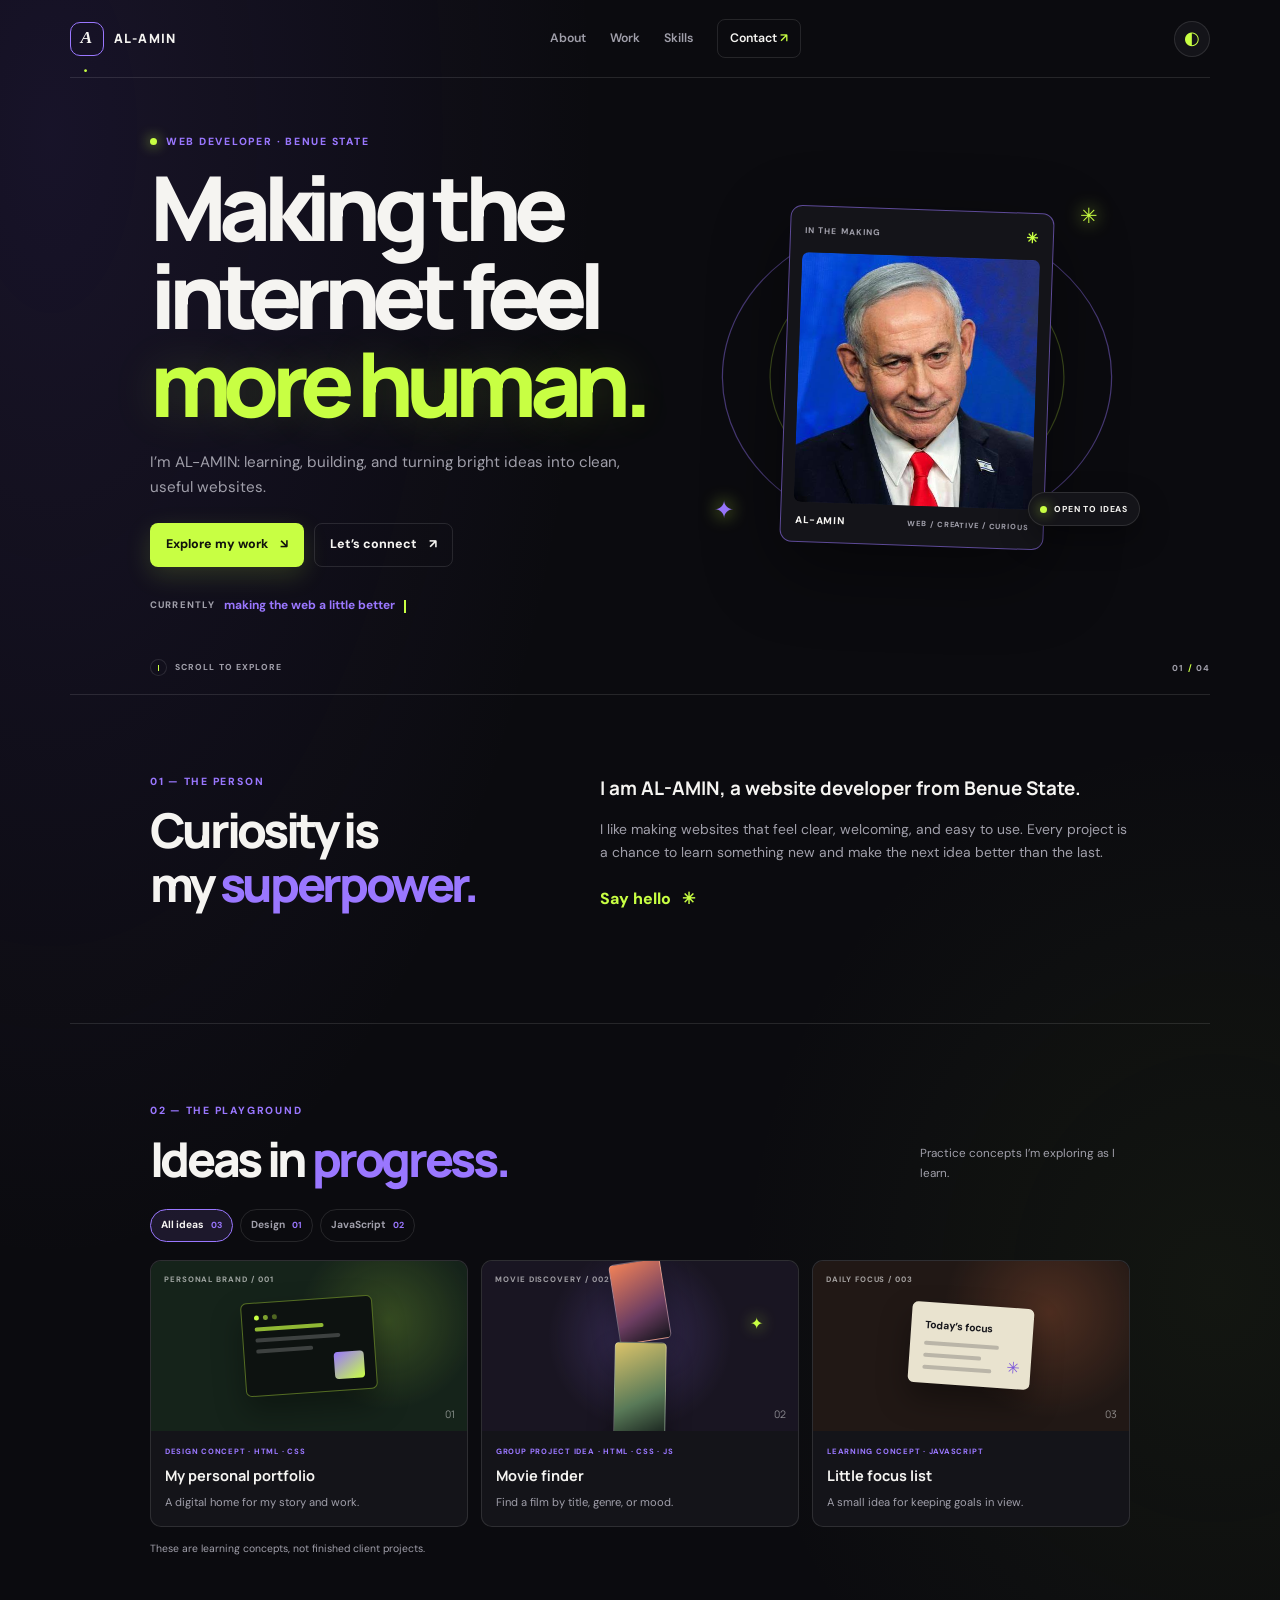
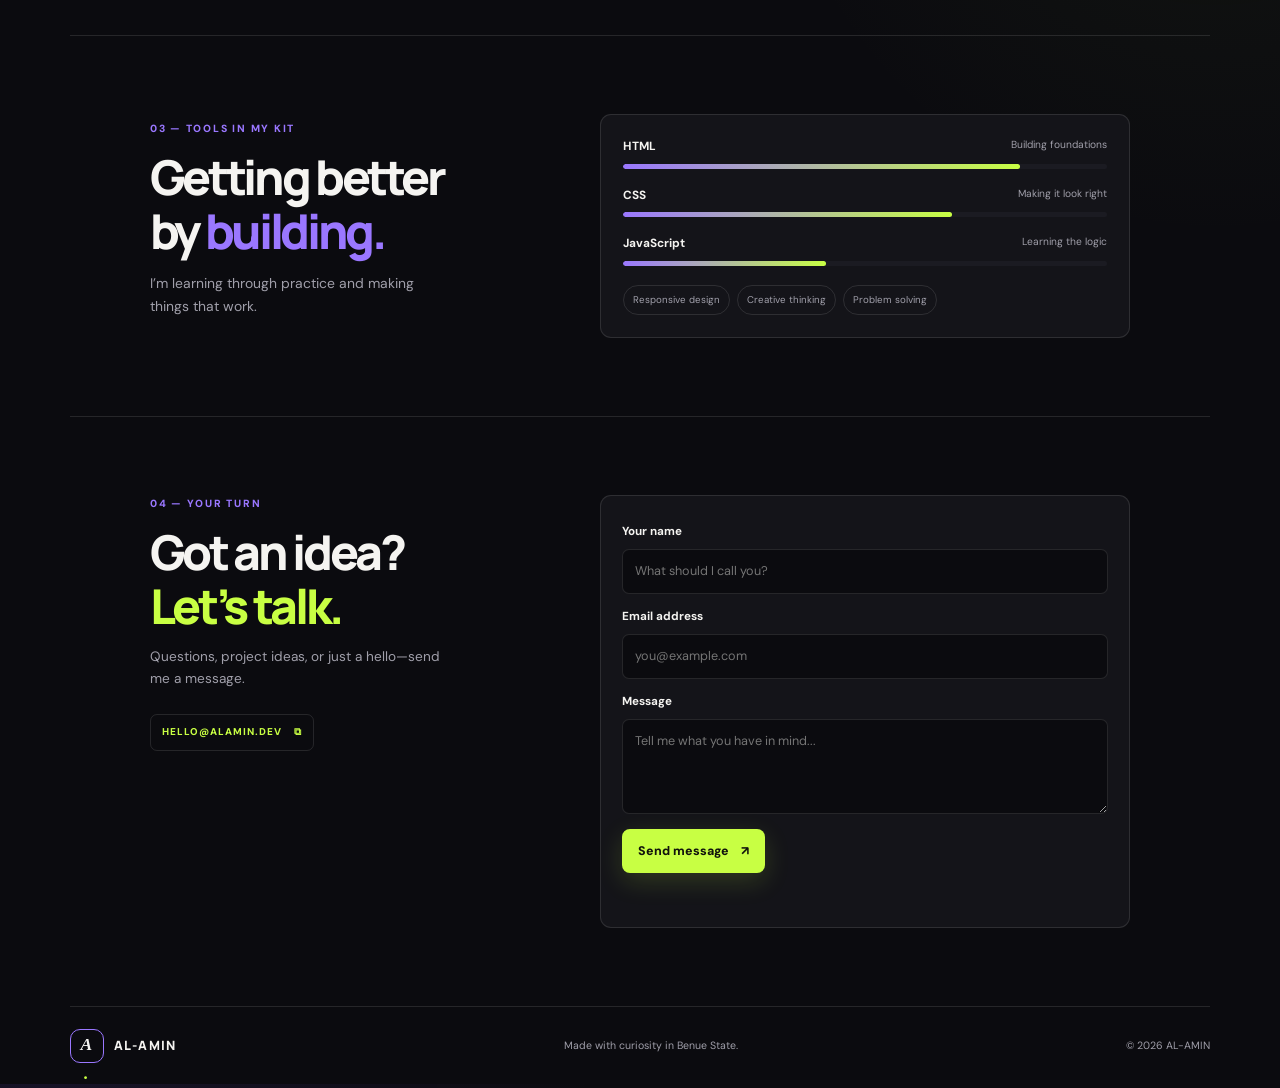
<file: alamin.dbex.assignment/index.html>
<!DOCTYPE html>
<html lang="en" data-theme="dark">
<head>
  <meta charset="UTF-8">
  <meta name="viewport" content="width=device-width, initial-scale=1">
  <meta name="theme-color" content="#0b0b0f">
  <title>AL-AMIN — Web Developer</title>
  <link rel="stylesheet" href="style.css">
  <script src="script.js" defer></script>
</head>
<body>
  <header class="header">
    <a class="brand" href="#home" aria-label="AL-AMIN home">
      <span class="brand-icon">A<span>.</span></span>
      <span>AL-AMIN</span>
    </a>

    <nav aria-label="Main navigation">
      <a href="#about">About</a>
      <a href="#work">Work</a>
      <a href="#skills">Skills</a>
      <a class="nav-contact" href="#contact">Contact <span>↗</span></a>
    </nav>

    <button id="theme-toggle" class="theme-toggle" type="button" aria-label="Switch to light theme">
      <span id="theme-icon" aria-hidden="true">◐</span>
    </button>
  </header>

  <main>
    <section class="hero" id="home">
      <div class="hero-copy">
        <p class="eyebrow"><span class="pulse"></span> WEB DEVELOPER · BENUE STATE</p>
        <h1>Making the<br>internet feel<br><span class="hero-accent">more human.</span></h1>
        <p class="hero-description">
          I’m AL-AMIN: learning, building, and turning bright ideas into
          clean, useful websites.
        </p>

        <div class="hero-actions">
          <a class="button button-lime" href="#work">Explore my work <span>↘</span></a>
          <a class="button button-quiet" href="#contact">Let’s connect <span>↗</span></a>
        </div>

        <div class="now-line">
          <span class="now-label">CURRENTLY</span>
          <span id="changing-role">making the web a little better</span>
          <i aria-hidden="true"></i>
        </div>
      </div>

      <div class="hero-art">
        <div class="art-ring ring-one"></div>
        <div class="art-ring ring-two"></div>
        <div class="art-card">
          <div class="art-card-top"><span>IN THE MAKING</span><span>✳</span></div>
          <img class="profile-photo" src="profile.jpg" alt="Portrait of AL-AMIN">
          <div class="art-card-bottom">
            <span>AL-AMIN</span>
            <span>WEB / CREATIVE / CURIOUS</span>
          </div>
        </div>
        <span class="floating-tag"><b></b> OPEN TO IDEAS</span>
        <span class="art-cross cross-one">✳</span>
        <span class="art-cross cross-two">✦</span>
      </div>

      <a class="scroll-cue" href="#about"><span></span> SCROLL TO EXPLORE</a>
      <span class="hero-index">01 <i>/</i> 04</span>
    </section>

    <section class="about section" id="about">
      <div class="section-intro">
        <p class="eyebrow">01 — THE PERSON</p>
        <h2>Curiosity is<br>my <span>superpower.</span></h2>
      </div>
      <div class="about-copy">
        <p id="subtitle" class="about-lead">
          I am AL-AMIN, a website developer from Benue State.
        </p>
        <p>
          I like making websites that feel clear, welcoming, and easy to use.
          Every project is a chance to learn something new and make the next
          idea better than the last.
        </p>
        <button id="about-button" class="text-button" type="button">
          Say hello <span>✳</span>
        </button>
        <p id="about-response" class="response" aria-live="polite"></p>
      </div>
    </section>

    <section class="work section" id="work">
      <div class="section-heading">
        <div>
          <p class="eyebrow">02 — THE PLAYGROUND</p>
          <h2>Ideas in <span>progress.</span></h2>
        </div>
        <p class="section-aside">Practice concepts I’m exploring as I learn.</p>
      </div>

      <div class="filter-bar" id="project-filters" aria-label="Filter projects">
        <button class="filter-chip active" type="button" data-filter="all">All ideas <span>03</span></button>
        <button class="filter-chip" type="button" data-filter="design">Design <span>01</span></button>
        <button class="filter-chip" type="button" data-filter="javascript">JavaScript <span>02</span></button>
      </div>

      <div class="project-grid">
        <button class="project-card project-green" type="button"
          data-project="portfolio" data-category="design"
          aria-label="More about the personal portfolio concept">
          <span class="project-art">
            <span class="project-label">PERSONAL BRAND / 001</span>
            <span class="browser-window">
              <i class="browser-dots"><b></b><b></b><b></b></i>
              <i class="browser-title"></i><i class="browser-line"></i><i class="browser-line short"></i>
              <i class="browser-image"></i>
            </span>
            <span class="project-art-index">01</span>
          </span>
          <span class="project-info">
            <span class="project-type">DESIGN CONCEPT · HTML · CSS</span>
            <strong>My personal portfolio</strong>
            <span>A digital home for my story and work.</span>
          </span>
          <span class="project-arrow">↗</span>
        </button>

        <button class="project-card project-purple" type="button"
          data-project="movie" data-category="javascript"
          aria-label="More about the movie finder concept">
          <span class="project-art">
            <span class="project-label">MOVIE DISCOVERY / 002</span>
            <span class="movie-poster poster-a"></span>
            <span class="movie-poster poster-b"></span>
            <span class="movie-poster poster-c"></span>
            <span class="poster-spark">✦</span>
            <span class="project-art-index">02</span>
          </span>
          <span class="project-info">
            <span class="project-type">GROUP PROJECT IDEA · HTML · CSS · JS</span>
            <strong>Movie finder</strong>
            <span>Find a film by title, genre, or mood.</span>
          </span>
          <span class="project-arrow">↗</span>
        </button>

        <button class="project-card project-orange" type="button"
          data-project="focus" data-category="javascript"
          aria-label="More about the focus list concept">
          <span class="project-art">
            <span class="project-label">DAILY FOCUS / 003</span>
            <span class="focus-note">
              <b>Today’s focus</b><i></i><i></i><i></i><em>✳</em>
            </span>
            <span class="project-art-index">03</span>
          </span>
          <span class="project-info">
            <span class="project-type">LEARNING CONCEPT · JAVASCRIPT</span>
            <strong>Little focus list</strong>
            <span>A small idea for keeping goals in view.</span>
          </span>
          <span class="project-arrow">↗</span>
        </button>
      </div>
      <p class="project-note">These are learning concepts, not finished client projects.</p>
    </section>

    <section class="skills section" id="skills">
      <div class="section-intro">
        <p class="eyebrow">03 — TOOLS IN MY KIT</p>
        <h2>Getting better<br>by <span>building.</span></h2>
        <p class="skills-blurb">I’m learning through practice and making things that work.</p>
      </div>

      <div class="skills-panel">
        <div class="skill-row">
          <div class="skill-label"><b>HTML</b><span>Building foundations</span></div>
          <div class="skill-track"><i data-width="82%"></i></div>
        </div>
        <div class="skill-row">
          <div class="skill-label"><b>CSS</b><span>Making it look right</span></div>
          <div class="skill-track"><i data-width="68%"></i></div>
        </div>
        <div class="skill-row">
          <div class="skill-label"><b>JavaScript</b><span>Learning the logic</span></div>
          <div class="skill-track"><i data-width="42%"></i></div>
        </div>
        <div class="skill-tags">
          <span>Responsive design</span>
          <span>Creative thinking</span>
          <span>Problem solving</span>
        </div>
      </div>
    </section>

    <section class="contact section" id="contact">
      <div class="contact-copy">
        <p class="eyebrow">04 — YOUR TURN</p>
        <h2>Got an idea?<br><span>Let’s talk.</span></h2>
        <p>Questions, project ideas, or just a hello—send me a message.</p>
        <button id="copy-email" class="email-copy" type="button">
          <span>HELLO@ALAMIN.DEV</span><b aria-hidden="true">⧉</b>
        </button>
      </div>

      <form id="contact-form" class="contact-form">
        <label for="name">Your name</label>
        <input id="name" name="name" type="text" placeholder="What should I call you?" required>

        <label for="email">Email address</label>
        <input id="email" name="email" type="email" placeholder="you@example.com" required>

        <label for="message">Message</label>
        <textarea id="message" name="message" placeholder="Tell me what you have in mind..." required></textarea>

        <button class="button button-lime submit-button" type="submit">Send message <span>↗</span></button>
        <p id="form-response" class="response" aria-live="polite"></p>
      </form>
    </section>
  </main>

  <footer class="footer">
    <a class="brand" href="#home"><span class="brand-icon">A<span>.</span></span><span>AL-AMIN</span></a>
    <p>Made with curiosity in Benue State.</p>
    <span>© 2026 AL-AMIN</span>
  </footer>

  <dialog id="project-dialog" class="project-dialog">
    <button id="close-dialog" class="close-dialog" type="button" aria-label="Close">×</button>
    <div id="dialog-content"></div>
  </dialog>

  <div id="toast" class="toast" role="status" aria-live="polite"></div>
  <button id="back-to-top" class="back-to-top" type="button" aria-label="Back to top">↑</button>
</body>
</html>
</file>
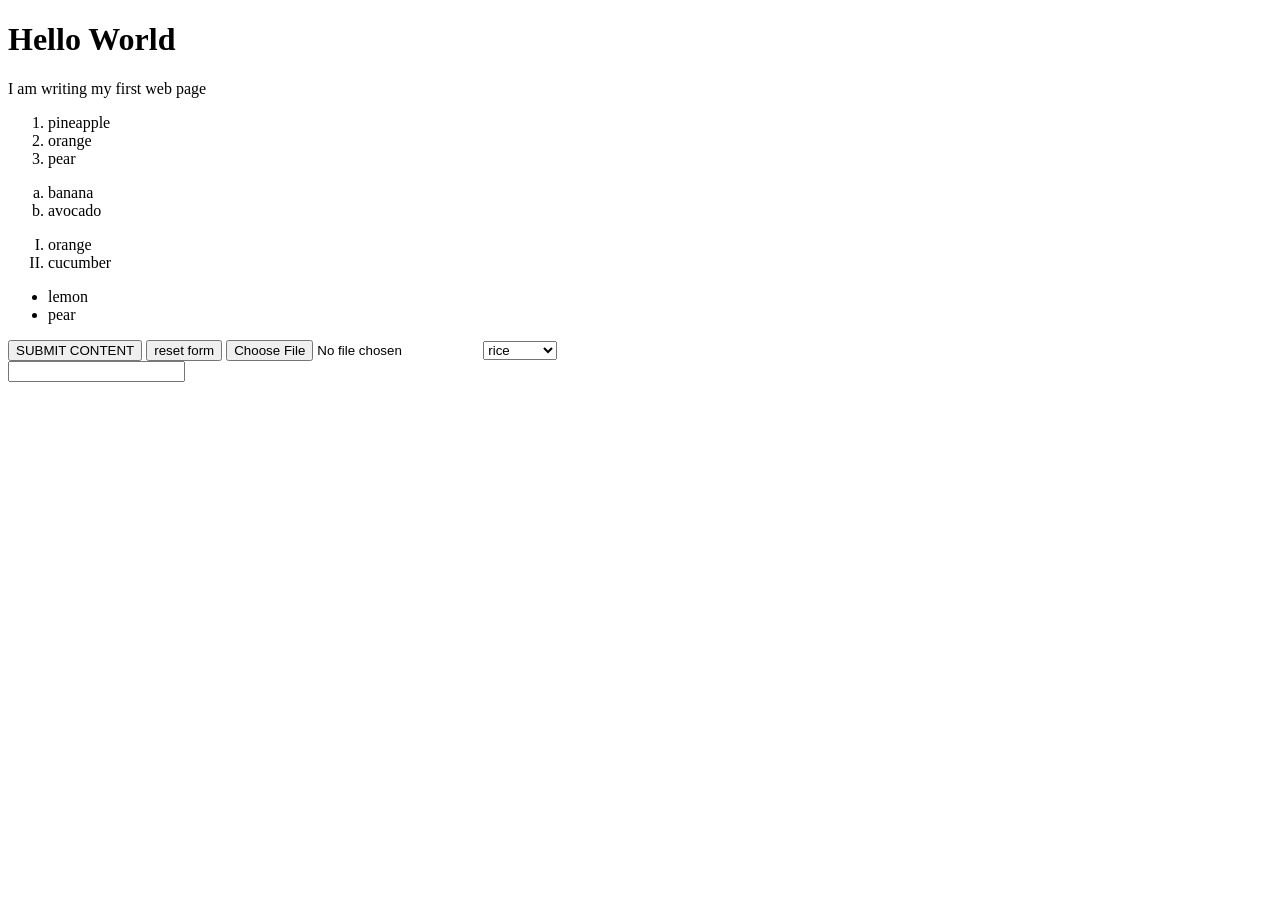
<file: alaminDBEX26.html>
<!DOCTYPE html>
<html>
    <head>
        <title>My first HTML page</title>
    </head>
    <body>
        <h1>Hello World</h1>
        <p>I am writing my first web page</p>
    </body>
</html>
<ol>
    <li>pineapple</li>
    <li>orange</li>
    <li>pear</li>
</ol>
<ol type="a">
    <li> banana</li>
    <li>avocado</li>
</ol>
<ol type="I">
    <li>orange</li>
    <li>cucumber</li>
</ol>
<ul>
    <li>lemon</li>
    <li>pear</li>
</ul>
<input type="submit" value="SUBMIT CONTENT">
<input type="reset" value="reset form">
<input type="file" value="select file">
<select>
    <option> rice</option>
    <option>beans</option>
    <option>potatoes</option>
    <option>egg</option>
    <option>noodles</option>
</select>
<main>
    <section></section>
</main>
<input type="tel">
</file>
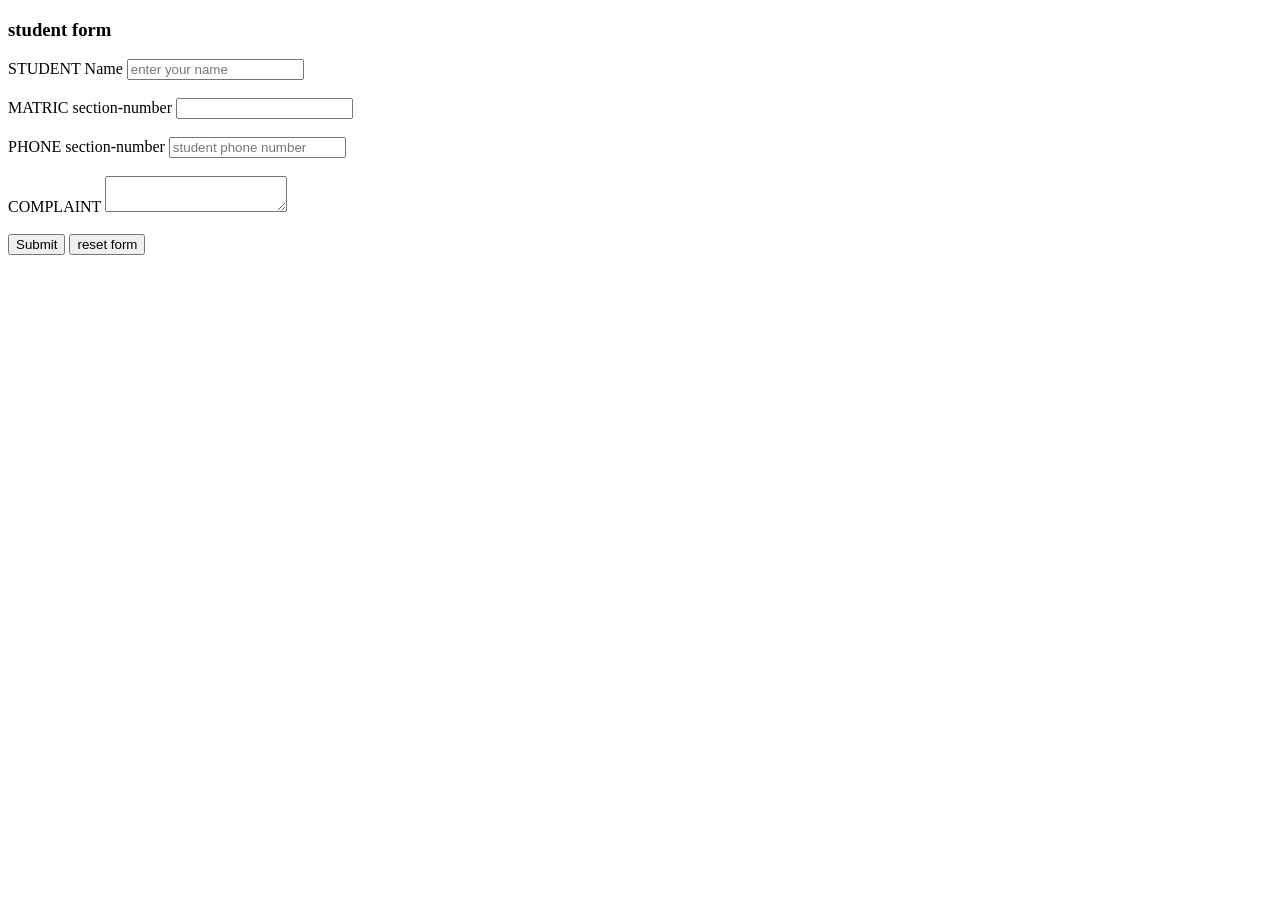
<file: student.html>
<!DOCTYPE html>
<html>
    <body>
        <form action="STUDENT">
            <h3>student form</h3>
            STUDENT Name
            <input type="text" placeholder="enter your name"><br><br>
            MATRIC section-number
            <input type="text"> <br><br>
            PHONE section-number
            <input type="text" name="phone number" placeholder="student phone number"> <br><br>
            COMPLAINT
            <textarea name="enter complaint" id=""></textarea> <br><br>
            <input type="submit" name="" id="submit"> 
            <input type="reset" value="reset form">
            

        </form>
    </body>
</html>
</file>
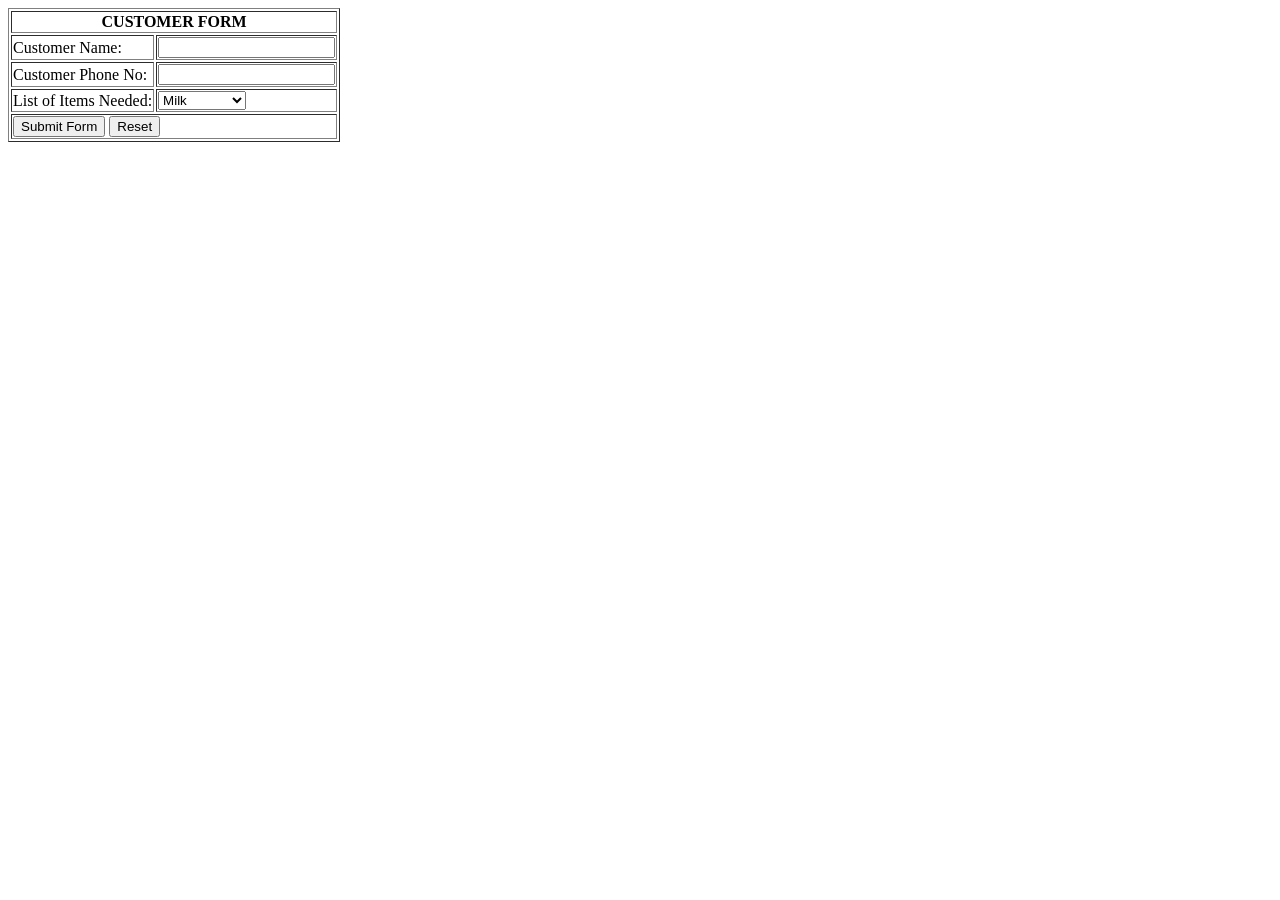
<file: table.html>
<!DOCTYPE html>
<html>
<head>
    <title>Customer Form</title>
</head>
<body>

    <form>
        <table border="1">
            <tr>
                <th colspan="12">CUSTOMER FORM</th>
            </tr>

            <tr>
                <td>Customer Name:</td>
                <td><input type="text" name="customer_name"></td>
            </tr>

            <tr>
                <td>Customer Phone No:</td>
                <td><input type="tel" name="phone"></td>
            </tr>

            <tr>
                <td>List of Items Needed:</td>
                <td>
                    <select name="item">
                        <option value="milk">Milk</option>
                        <option value="bread">Bread</option>
                        <option value="cookies">Cookies</option>
                        <option value="fruits">Fruits</option>
                        <option value="rice">Rice</option>
                        <option value="vegetables">Vegetables</option>
                        <option value="flour">Flour</option>
                    </select>
                </td>
            </tr>
            <tr>
                <td colspan="2">
                    <input type="submit" value="Submit Form">
                    <input type="reset" value="Reset">
                </td>
            </tr>
        </table>
    </form>
</body>
</html>
</file>
<file: alamin.dbex.assignment/style.css>
@import url("https://fonts.googleapis.com/css2?family=DM+Sans:wght@400;500;600;700&family=Manrope:wght@500;600;700;800&display=swap");

:root {
  color-scheme: dark;
  --bg: #0b0b0f;
  --panel: #141419;
  --panel-2: #1b1b22;
  --text: #f5f4f1;
  --muted: #a09faa;
  --lime: #c8ff43;
  --violet: #9a77ff;
  --line: rgba(255, 255, 255, 0.11);
  --width: 1140px;
}

html[data-theme="light"] {
  color-scheme: light;
  --bg: #f3f2ed;
  --panel: #fffefa;
  --panel-2: #ebeae3;
  --text: #16161d;
  --muted: #5d5d68;
  --lime: #609200;
  --violet: #6848d8;
  --line: rgba(20, 20, 30, 0.14);
}

* {
  box-sizing: border-box;
}

html {
  scroll-behavior: smooth;
  scroll-padding-top: 24px;
}

body {
  min-height: 100vh;
  margin: 0;
  overflow-x: hidden;
  background:
    radial-gradient(ellipse at 4% 5%, rgba(91, 63, 174, 0.16), transparent 34rem),
    radial-gradient(ellipse at 95% 48%, rgba(113, 153, 39, 0.08), transparent 30rem),
    var(--bg);
  color: var(--text);
  font-family: "DM Sans", Arial, sans-serif;
  line-height: 1.65;
  transition: background 220ms ease, color 220ms ease;
}

button,
input,
textarea {
  font: inherit;
}

.header,
main,
.footer {
  width: min(var(--width), calc(100% - 48px));
  margin-inline: auto;
}

.header {
  min-height: 78px;
  display: flex;
  align-items: center;
  justify-content: space-between;
  gap: 22px;
  border-bottom: 1px solid var(--line);
}

.brand {
  display: inline-flex;
  align-items: center;
  gap: 10px;
  color: var(--text);
  font-family: "Manrope", sans-serif;
  font-size: 0.8rem;
  font-weight: 800;
  letter-spacing: 0.11em;
  text-decoration: none;
}

.brand-icon {
  display: grid;
  width: 34px;
  height: 34px;
  place-items: center;
  border: 1px solid var(--violet);
  border-radius: 10px;
  color: var(--text);
  font-family: Georgia, serif;
  font-size: 1.1rem;
  font-style: italic;
}

.brand-icon span {
  color: var(--lime);
}

.header nav {
  display: flex;
  align-items: center;
  gap: 24px;
}

.header nav a {
  color: var(--muted);
  font-size: 0.77rem;
  font-weight: 600;
  text-decoration: none;
  transition: color 160ms ease;
}

.header nav a:hover {
  color: var(--lime);
}

.header nav .nav-contact {
  padding: 8px 12px;
  border: 1px solid var(--line);
  border-radius: 8px;
  color: var(--text);
}

.nav-contact span {
  color: var(--lime);
}

.theme-toggle {
  width: 36px;
  height: 36px;
  flex: 0 0 36px;
  border: 1px solid var(--line);
  border-radius: 50%;
  background: var(--panel);
  color: var(--lime);
  font-size: 1.1rem;
  cursor: pointer;
}

.hero {
  position: relative;
  display: grid;
  min-height: 600px;
  grid-template-columns: 1.1fr 0.9fr;
  align-items: center;
  gap: 34px;
  padding: 55px 7% 72px;
  border-bottom: 1px solid var(--line);
}

.hero-copy {
  position: relative;
  z-index: 1;
}

.eyebrow {
  margin: 0 0 13px;
  color: var(--violet);
  font-size: 0.65rem;
  font-weight: 800;
  letter-spacing: 0.17em;
}

.hero .eyebrow {
  display: flex;
  align-items: center;
  gap: 9px;
}

.pulse,
.floating-tag b {
  width: 7px;
  height: 7px;
  border-radius: 50%;
  background: var(--lime);
  box-shadow: 0 0 13px var(--lime);
}

h1,
h2,
h3 {
  font-family: "Manrope", sans-serif;
}

h1 {
  margin: 0;
  font-size: clamp(3.1rem, 7vw, 6rem);
  font-weight: 800;
  letter-spacing: -0.085em;
  line-height: 0.98;
}

.hero-accent {
  color: var(--lime);
  text-shadow: 0 0 45px rgba(200, 255, 67, 0.15);
}

.hero-description {
  max-width: 470px;
  margin: 23px 0;
  color: var(--muted);
  font-size: 0.95rem;
}

.hero-actions {
  display: flex;
  align-items: center;
  flex-wrap: wrap;
  gap: 10px;
}

.button {
  display: inline-flex;
  min-height: 44px;
  align-items: center;
  justify-content: center;
  gap: 12px;
  padding: 10px 15px;
  border: 1px solid transparent;
  border-radius: 8px;
  font-size: 0.78rem;
  font-weight: 800;
  text-decoration: none;
  cursor: pointer;
  transition: transform 160ms ease, box-shadow 160ms ease;
}

.button:hover {
  transform: translateY(-2px);
}

.button-lime {
  background: var(--lime);
  color: #11130c;
  box-shadow: 0 8px 26px rgba(200, 255, 67, 0.16);
}

.button-lime:hover {
  box-shadow: 0 12px 34px rgba(200, 255, 67, 0.28);
}

.button-quiet {
  border-color: var(--line);
  background: transparent;
  color: var(--text);
}

.button-quiet:hover {
  border-color: var(--violet);
}

.now-line {
  display: flex;
  align-items: center;
  gap: 9px;
  min-height: 31px;
  margin-top: 24px;
}

.now-label {
  color: var(--muted);
  font-size: 0.59rem;
  font-weight: 800;
  letter-spacing: 0.13em;
}

#changing-role {
  color: var(--violet);
  font-size: 0.75rem;
  font-weight: 700;
  transition: opacity 160ms ease;
}

#changing-role.fading {
  opacity: 0;
}

.now-line i {
  width: 2px;
  height: 13px;
  background: var(--lime);
  animation: blink 0.8s steps(2, start) infinite;
}

@keyframes blink {
  to { visibility: hidden; }
}

.hero-art {
  position: relative;
  min-height: 390px;
  display: grid;
  place-items: center;
}

.art-ring {
  position: absolute;
  width: 320px;
  height: 320px;
  border: 1px solid rgba(154, 119, 255, 0.42);
  border-radius: 50%;
}

.ring-one {
  transform: scaleX(1.22) rotate(-22deg);
}

.ring-two {
  width: 250px;
  height: 250px;
  border-color: rgba(200, 255, 67, 0.27);
  transform: scaleX(1.18) rotate(25deg);
}

.art-card {
  position: relative;
  z-index: 1;
  width: 264px;
  padding: 12px;
  transform: rotate(2deg);
  border: 1px solid rgba(154, 119, 255, 0.55);
  border-radius: 12px;
  background: var(--panel);
  box-shadow: 0 25px 75px rgba(0, 0, 0, 0.42);
}

.art-card-top,
.art-card-bottom {
  display: flex;
  align-items: center;
  justify-content: space-between;
}

.art-card-top {
  margin: 1px 2px 9px;
  color: var(--muted);
  font-size: 0.52rem;
  font-weight: 800;
  letter-spacing: 0.13em;
}

.art-card-top span:last-child {
  color: var(--lime);
  font-size: 0.9rem;
}

.profile-photo {
  display: block;
  width: 100%;
  height: 250px;
  object-fit: cover;
  object-position: center 35%;
  border-radius: 7px;
  background: var(--panel-2);
}

.art-card-bottom {
  padding: 10px 2px 1px;
  color: var(--text);
  font-size: 0.62rem;
  font-weight: 800;
  letter-spacing: 0.09em;
}

.art-card-bottom span:last-child {
  color: var(--muted);
  font-size: 0.47rem;
}

.floating-tag {
  position: absolute;
  z-index: 2;
  right: -10px;
  bottom: 46px;
  display: flex;
  align-items: center;
  gap: 7px;
  padding: 9px 11px;
  border: 1px solid var(--line);
  border-radius: 999px;
  background: var(--panel);
  color: var(--text);
  font-size: 0.54rem;
  font-weight: 800;
  letter-spacing: 0.1em;
  box-shadow: 0 12px 30px rgba(0, 0, 0, 0.35);
}

.art-cross {
  position: absolute;
  color: var(--lime);
  text-shadow: 0 0 18px var(--lime);
}

.cross-one {
  top: 17px;
  right: 32px;
  font-size: 1.3rem;
}

.cross-two {
  bottom: 43px;
  left: 10px;
  color: var(--violet);
  font-size: 1.5rem;
}

.scroll-cue,
.hero-index {
  position: absolute;
  bottom: 18px;
  color: var(--muted);
  font-size: 0.54rem;
  font-weight: 800;
  letter-spacing: 0.13em;
  text-decoration: none;
}

.scroll-cue {
  left: 7%;
  display: flex;
  align-items: center;
  gap: 8px;
}

.scroll-cue span {
  width: 17px;
  height: 17px;
  border: 1px solid var(--line);
  border-radius: 50%;
  background: linear-gradient(var(--lime), var(--lime)) center 5px / 1px 6px no-repeat;
}

.hero-index {
  right: 0;
}

.hero-index i {
  color: var(--lime);
  font-style: normal;
}

.section {
  padding: 78px 7%;
  border-bottom: 1px solid var(--line);
}

.about,
.skills,
.contact {
  display: grid;
  grid-template-columns: 0.85fr 1.15fr;
  gap: 58px;
}

.section-intro h2,
.section-heading h2,
.contact-copy h2 {
  margin: 0;
  font-size: clamp(2rem, 4vw, 3rem);
  font-weight: 800;
  letter-spacing: -0.07em;
  line-height: 1.12;
}

.section-intro h2 span,
.section-heading h2 span,
.contact-copy h2 span {
  color: var(--violet);
}

.about-lead {
  margin: 0 0 12px;
  font-family: "Manrope", sans-serif;
  font-size: 1.18rem;
  font-weight: 700;
}

.about-copy > p:not(.about-lead):not(.response),
.skills-blurb,
.contact-copy > p:not(.eyebrow) {
  color: var(--muted);
  font-size: 0.87rem;
}

.text-button {
  padding: 8px 0;
  border: 0;
  background: none;
  color: var(--lime);
  font-weight: 800;
  cursor: pointer;
}

.text-button span {
  margin-left: 7px;
}

.response {
  min-height: 1.4em;
  margin: 7px 0 0;
  color: var(--lime);
  font-size: 0.8rem;
  font-weight: 700;
}

.section-heading {
  display: flex;
  align-items: end;
  justify-content: space-between;
  gap: 20px;
  margin-bottom: 23px;
}

.section-aside {
  max-width: 210px;
  margin: 0 0 3px;
  color: var(--muted);
  font-size: 0.73rem;
}

.filter-bar {
  display: flex;
  flex-wrap: wrap;
  gap: 7px;
  margin-bottom: 18px;
}

.filter-chip {
  padding: 7px 10px;
  border: 1px solid var(--line);
  border-radius: 999px;
  background: transparent;
  color: var(--muted);
  font-size: 0.64rem;
  font-weight: 700;
  cursor: pointer;
}

.filter-chip span {
  margin-left: 5px;
  color: var(--violet);
  font-size: 0.55rem;
}

.filter-chip.active,
.filter-chip:hover {
  border-color: var(--violet);
  background: rgba(154, 119, 255, 0.12);
  color: var(--text);
}

.project-grid {
  display: grid;
  grid-template-columns: repeat(3, minmax(0, 1fr));
  gap: 13px;
}

.project-card {
  position: relative;
  display: block;
  min-width: 0;
  padding: 0;
  overflow: hidden;
  border: 1px solid var(--line);
  border-radius: 11px;
  background: var(--panel);
  color: var(--text);
  text-align: left;
  cursor: pointer;
  transition: transform 180ms ease, border-color 180ms ease;
}

.project-card:hover {
  transform: translateY(-5px);
  border-color: var(--violet);
}

.project-card[hidden] {
  display: none;
}

.project-art {
  position: relative;
  display: grid;
  height: 170px;
  place-items: center;
  overflow: hidden;
}

.project-green .project-art {
  background: radial-gradient(circle at 75% 35%, rgba(200, 255, 67, 0.19), transparent 34%), #15231a;
}

.project-purple .project-art {
  background: radial-gradient(circle at 50% 45%, rgba(154, 119, 255, 0.23), transparent 50%), #191522;
}

.project-orange .project-art {
  background: radial-gradient(circle at 75% 30%, rgba(255, 132, 77, 0.2), transparent 40%), #211815;
}

.project-label {
  position: absolute;
  top: 12px;
  left: 13px;
  color: rgba(255, 255, 255, 0.58);
  font-size: 0.49rem;
  font-weight: 800;
  letter-spacing: 0.12em;
}

.project-art-index {
  position: absolute;
  right: 12px;
  bottom: 8px;
  color: rgba(255, 255, 255, 0.5);
  font-family: "Manrope", sans-serif;
  font-size: 0.65rem;
}

.browser-window {
  position: relative;
  display: grid;
  width: 132px;
  height: 94px;
  align-content: start;
  gap: 7px;
  padding: 12px;
  transform: rotate(-4deg);
  border: 1px solid rgba(200, 255, 67, 0.38);
  border-radius: 6px;
  background: #0d1210;
  box-shadow: 0 15px 30px rgba(0, 0, 0, 0.35);
}

.browser-dots {
  display: flex;
  gap: 4px;
}

.browser-dots b {
  width: 5px;
  height: 5px;
  border-radius: 50%;
  background: var(--lime);
}

.browser-dots b:nth-child(2) { opacity: 0.6; }
.browser-dots b:nth-child(3) { opacity: 0.35; }

.browser-title,
.browser-line {
  display: block;
  width: 65%;
  height: 4px;
  border-radius: 4px;
  background: rgba(200, 255, 67, 0.7);
}

.browser-line {
  width: 80%;
  background: rgba(255, 255, 255, 0.2);
}

.browser-line.short { width: 54%; }

.browser-image {
  position: absolute;
  right: 11px;
  bottom: 11px;
  width: 30px;
  height: 27px;
  border-radius: 4px;
  background: linear-gradient(145deg, var(--violet), var(--lime));
}

.movie-poster {
  width: 52px;
  height: 81px;
  margin: 0 -3px;
  transform: rotate(-9deg);
  border: 1px solid rgba(255, 255, 255, 0.28);
  border-radius: 5px;
  background: linear-gradient(155deg, #f08158, #6d3e62 62%, #15151c);
  box-shadow: 0 12px 25px rgba(0, 0, 0, 0.35);
}

.poster-b {
  z-index: 1;
  height: 96px;
  transform: rotate(1deg);
  background: linear-gradient(155deg, #dbc36a, #597a58 60%, #141d1a);
}

.poster-c {
  transform: rotate(10deg);
  background: linear-gradient(155deg, #9990e6, #45456d 60%, #17151d);
}

.poster-spark {
  position: absolute;
  top: 50px;
  right: 35px;
  color: var(--lime);
  text-shadow: 0 0 15px var(--lime);
}

.focus-note {
  position: relative;
  display: grid;
  width: 122px;
  gap: 8px;
  padding: 14px;
  transform: rotate(4deg);
  border-radius: 6px;
  background: #e9e3cf;
  color: #17171c;
  box-shadow: 0 15px 30px rgba(0, 0, 0, 0.35);
}

.focus-note b {
  font-size: 0.65rem;
}

.focus-note i {
  width: 80%;
  height: 4px;
  border-radius: 4px;
  background: rgba(20, 20, 30, 0.22);
}

.focus-note i:nth-of-type(2) { width: 62%; }
.focus-note i:nth-of-type(3) { width: 73%; }

.focus-note em {
  position: absolute;
  right: 11px;
  bottom: 8px;
  color: #7b57da;
  font-size: 1rem;
  font-style: normal;
}

.project-info {
  display: grid;
  gap: 6px;
  padding: 14px;
}

.project-type {
  color: var(--violet);
  font-size: 0.48rem;
  font-weight: 800;
  letter-spacing: 0.1em;
}

.project-info strong {
  font-family: "Manrope", sans-serif;
  font-size: 0.91rem;
}

.project-info > span:last-child {
  color: var(--muted);
  font-size: 0.7rem;
}

.project-arrow {
  position: absolute;
  right: 13px;
  bottom: 17px;
  color: var(--lime);
  opacity: 0;
  transition: opacity 150ms ease;
}

.project-card:hover .project-arrow {
  opacity: 1;
}

.project-note {
  margin: 13px 0 0;
  color: var(--muted);
  font-size: 0.65rem;
}

.skills {
  align-items: center;
}

.skills-blurb {
  max-width: 300px;
  margin-top: 15px;
}

.skills-panel {
  padding: 22px;
  border: 1px solid var(--line);
  border-radius: 11px;
  background: var(--panel);
}

.skill-row + .skill-row {
  margin-top: 17px;
}

.skill-label {
  display: flex;
  justify-content: space-between;
  gap: 10px;
  margin-bottom: 7px;
}

.skill-label b {
  font-size: 0.74rem;
}

.skill-label span {
  color: var(--muted);
  font-size: 0.64rem;
}

.skill-track {
  height: 5px;
  overflow: hidden;
  border-radius: 5px;
  background: var(--panel-2);
}

.skill-track i {
  display: block;
  width: 0;
  height: 100%;
  border-radius: inherit;
  background: linear-gradient(90deg, var(--violet), var(--lime));
  transition: width 1s cubic-bezier(0.2, 0.7, 0.2, 1);
}

.skills-panel.in-view .skill-track i {
  width: var(--skill-width);
}

.skill-tags {
  display: flex;
  flex-wrap: wrap;
  gap: 7px;
  margin-top: 19px;
}

.skill-tags span {
  padding: 6px 9px;
  border: 1px solid var(--line);
  border-radius: 999px;
  color: var(--muted);
  font-size: 0.61rem;
}

.contact {
  border-bottom: 0;
}

.contact-copy h2 {
  margin: 0;
  font-size: clamp(2rem, 4vw, 3rem);
  letter-spacing: -0.07em;
  line-height: 1.12;
}

.contact-copy h2 span {
  color: var(--lime);
}

.contact-copy > p:not(.eyebrow) {
  max-width: 300px;
  color: var(--muted);
  font-size: 0.85rem;
}

.email-copy {
  display: inline-flex;
  align-items: center;
  gap: 12px;
  margin-top: 10px;
  padding: 9px 11px;
  border: 1px solid var(--line);
  border-radius: 7px;
  background: transparent;
  color: var(--lime);
  font-size: 0.62rem;
  font-weight: 800;
  letter-spacing: 0.1em;
  cursor: pointer;
}

.contact-form {
  display: grid;
  gap: 8px;
  padding: 21px;
  border: 1px solid var(--line);
  border-radius: 11px;
  background: var(--panel);
}

.contact-form label {
  margin-top: 5px;
  font-size: 0.73rem;
  font-weight: 700;
}

.contact-form input,
.contact-form textarea {
  width: 100%;
  padding: 11px 12px;
  border: 1px solid var(--line);
  border-radius: 7px;
  outline: 0;
  background: var(--bg);
  color: var(--text);
  font-size: 0.79rem;
}

.contact-form input:focus,
.contact-form textarea:focus {
  border-color: var(--violet);
  box-shadow: 0 0 0 3px rgba(154, 119, 255, 0.13);
}

.contact-form textarea {
  min-height: 95px;
  resize: vertical;
}

.submit-button {
  justify-self: start;
  margin-top: 7px;
}

.footer {
  min-height: 78px;
  display: flex;
  align-items: center;
  justify-content: space-between;
  gap: 15px;
  border-top: 1px solid var(--line);
}

.footer p,
.footer > span {
  color: var(--muted);
  font-size: 0.66rem;
}

.project-dialog {
  width: min(500px, calc(100% - 28px));
  padding: 25px;
  border: 1px solid var(--violet);
  border-radius: 13px;
  background: var(--panel);
  color: var(--text);
  box-shadow: 0 25px 100px rgba(0, 0, 0, 0.65);
}

.project-dialog::backdrop {
  background: rgba(0, 0, 0, 0.76);
  backdrop-filter: blur(5px);
}

.close-dialog {
  float: right;
  width: 32px;
  height: 32px;
  border: 1px solid var(--line);
  border-radius: 50%;
  background: transparent;
  color: var(--text);
  font-size: 1.2rem;
  cursor: pointer;
}

.dialog-eyebrow {
  color: var(--violet);
  font-size: 0.59rem;
  font-weight: 800;
  letter-spacing: 0.14em;
}

.dialog-title {
  margin: 12px 35px 8px 0;
  font-family: "Manrope", sans-serif;
  font-size: 1.5rem;
  letter-spacing: -0.05em;
}

.dialog-copy {
  color: var(--muted);
  font-size: 0.84rem;
}

.toast {
  position: fixed;
  z-index: 10;
  right: 20px;
  bottom: 20px;
  padding: 11px 14px;
  transform: translateY(12px);
  border: 1px solid var(--violet);
  border-radius: 8px;
  background: var(--panel);
  color: var(--lime);
  font-size: 0.75rem;
  opacity: 0;
  pointer-events: none;
  transition: opacity 180ms ease, transform 180ms ease;
}

.toast.show {
  transform: translateY(0);
  opacity: 1;
}

.back-to-top {
  position: fixed;
  right: 20px;
  bottom: 70px;
  width: 37px;
  height: 37px;
  transform: translateY(8px);
  border: 1px solid var(--line);
  border-radius: 50%;
  background: var(--panel);
  color: var(--lime);
  opacity: 0;
  pointer-events: none;
  cursor: pointer;
  transition: opacity 180ms ease, transform 180ms ease;
}

.back-to-top.visible {
  transform: translateY(0);
  opacity: 1;
  pointer-events: auto;
}

:focus-visible {
  outline: 2px solid var(--lime);
  outline-offset: 3px;
}

@media (max-width: 760px) {
  .header,
  main,
  .footer {
    width: calc(100% - 34px);
  }

  .header nav {
    gap: 13px;
  }

  .header nav a {
    font-size: 0.69rem;
  }

  .hero {
    min-height: 0;
    gap: 15px;
    padding-inline: 3%;
  }

  .art-card {
    width: 225px;
  }

  .profile-photo {
    height: 210px;
  }

  .section {
    padding-inline: 3%;
  }

  .about,
  .skills,
  .contact {
    gap: 32px;
  }
}

@media (max-width: 600px) {
  .header,
  main,
  .footer {
    width: calc(100% - 28px);
  }

  .header {
    min-height: 70px;
  }

  .header nav {
    gap: 9px;
  }

  .header nav a {
    font-size: 0.62rem;
  }

  .header nav .nav-contact {
    padding: 6px 7px;
  }

  .theme-toggle {
    width: 31px;
    height: 31px;
    flex-basis: 31px;
  }

  .hero {
    grid-template-columns: 1fr;
    padding: 45px 3% 58px;
  }

  h1 {
    font-size: clamp(3.1rem, 14vw, 4.6rem);
  }

  .hero-art {
    min-height: 330px;
  }

  .art-card {
    width: min(260px, 72vw);
  }

  .profile-photo {
    height: 235px;
  }

  .section {
    padding: 55px 2%;
  }

  .about,
  .skills,
  .contact {
    grid-template-columns: 1fr;
    gap: 22px;
  }

  .section-heading {
    align-items: flex-start;
    flex-direction: column;
    gap: 8px;
  }

  .project-grid {
    grid-template-columns: 1fr;
  }

  .project-art {
    height: 185px;
  }

  .footer {
    flex-wrap: wrap;
    padding: 14px 0;
  }

  .footer p {
    order: 3;
    width: 100%;
    margin: 0;
  }
}

@media (prefers-reduced-motion: reduce) {
  *,
  *::before,
  *::after {
    scroll-behavior: auto !important;
    animation-duration: 0.01ms !important;
    transition-duration: 0.01ms !important;
  }
}
</file>
